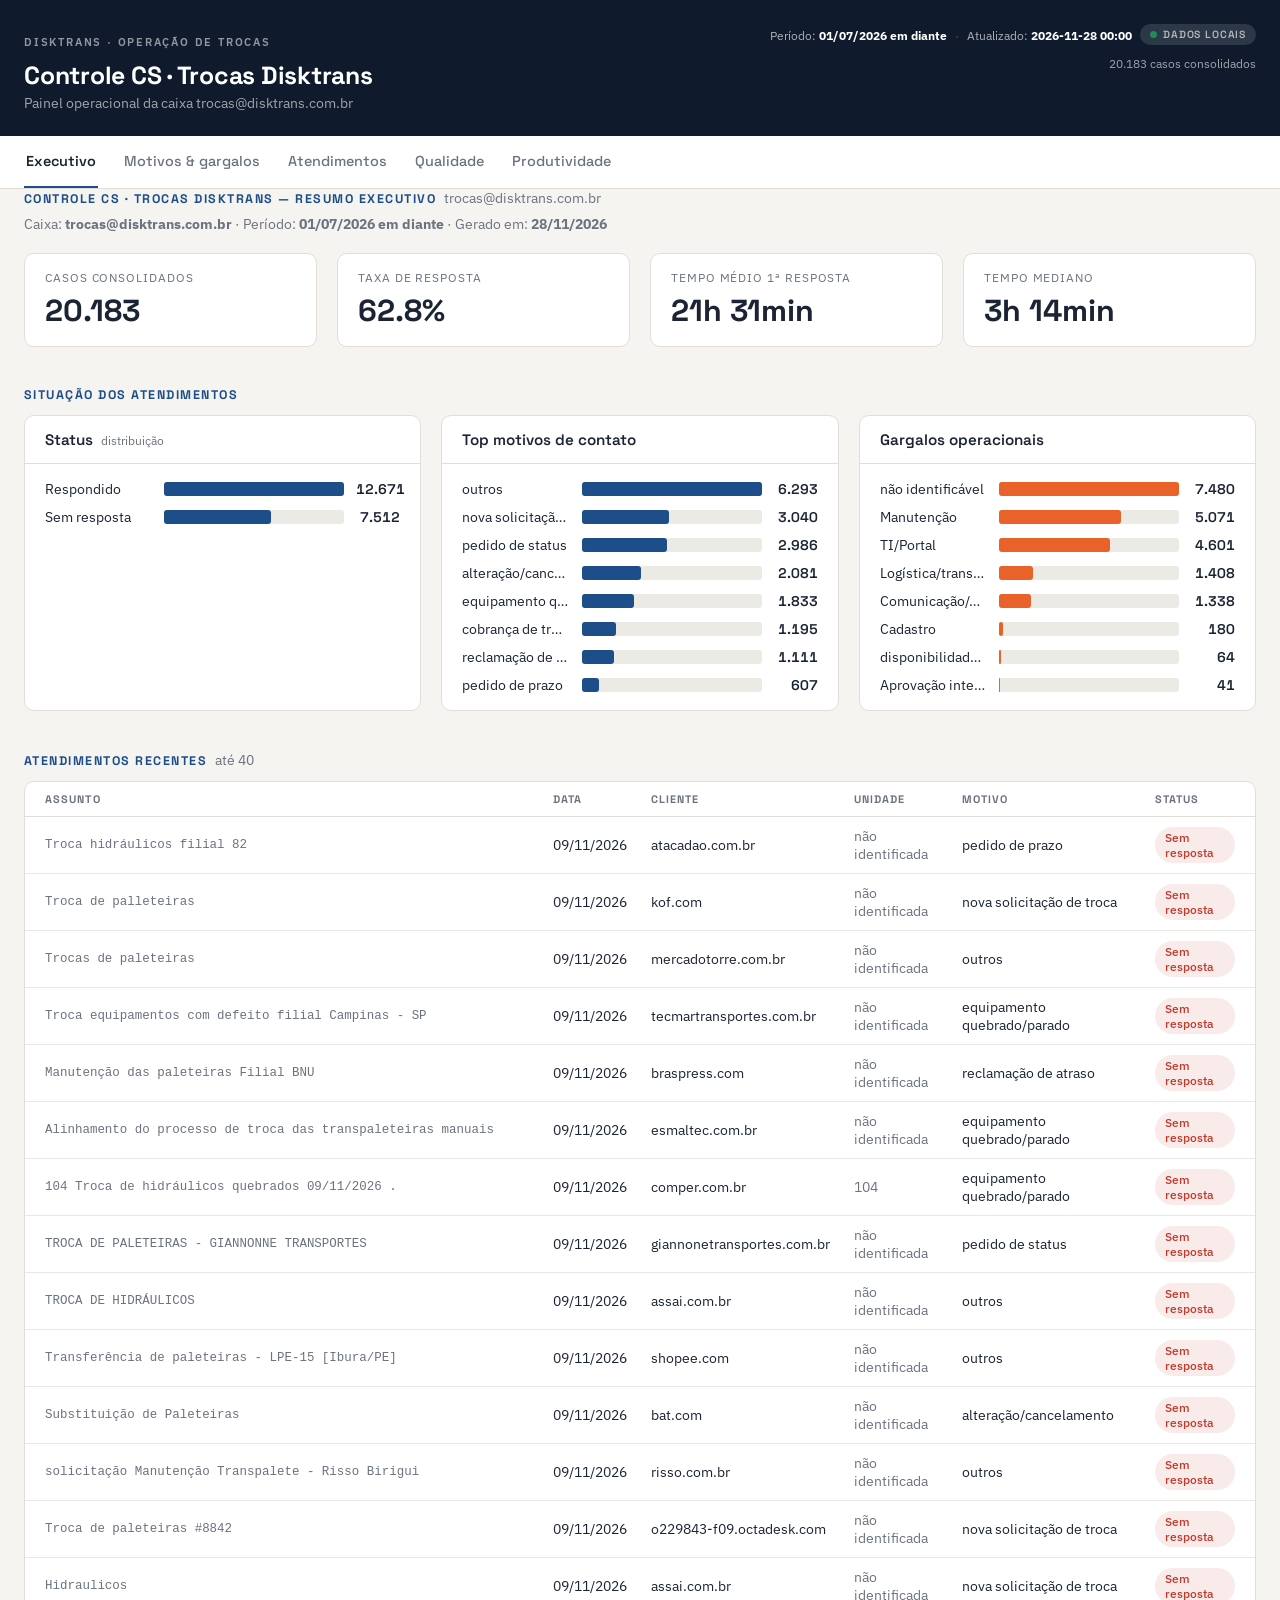
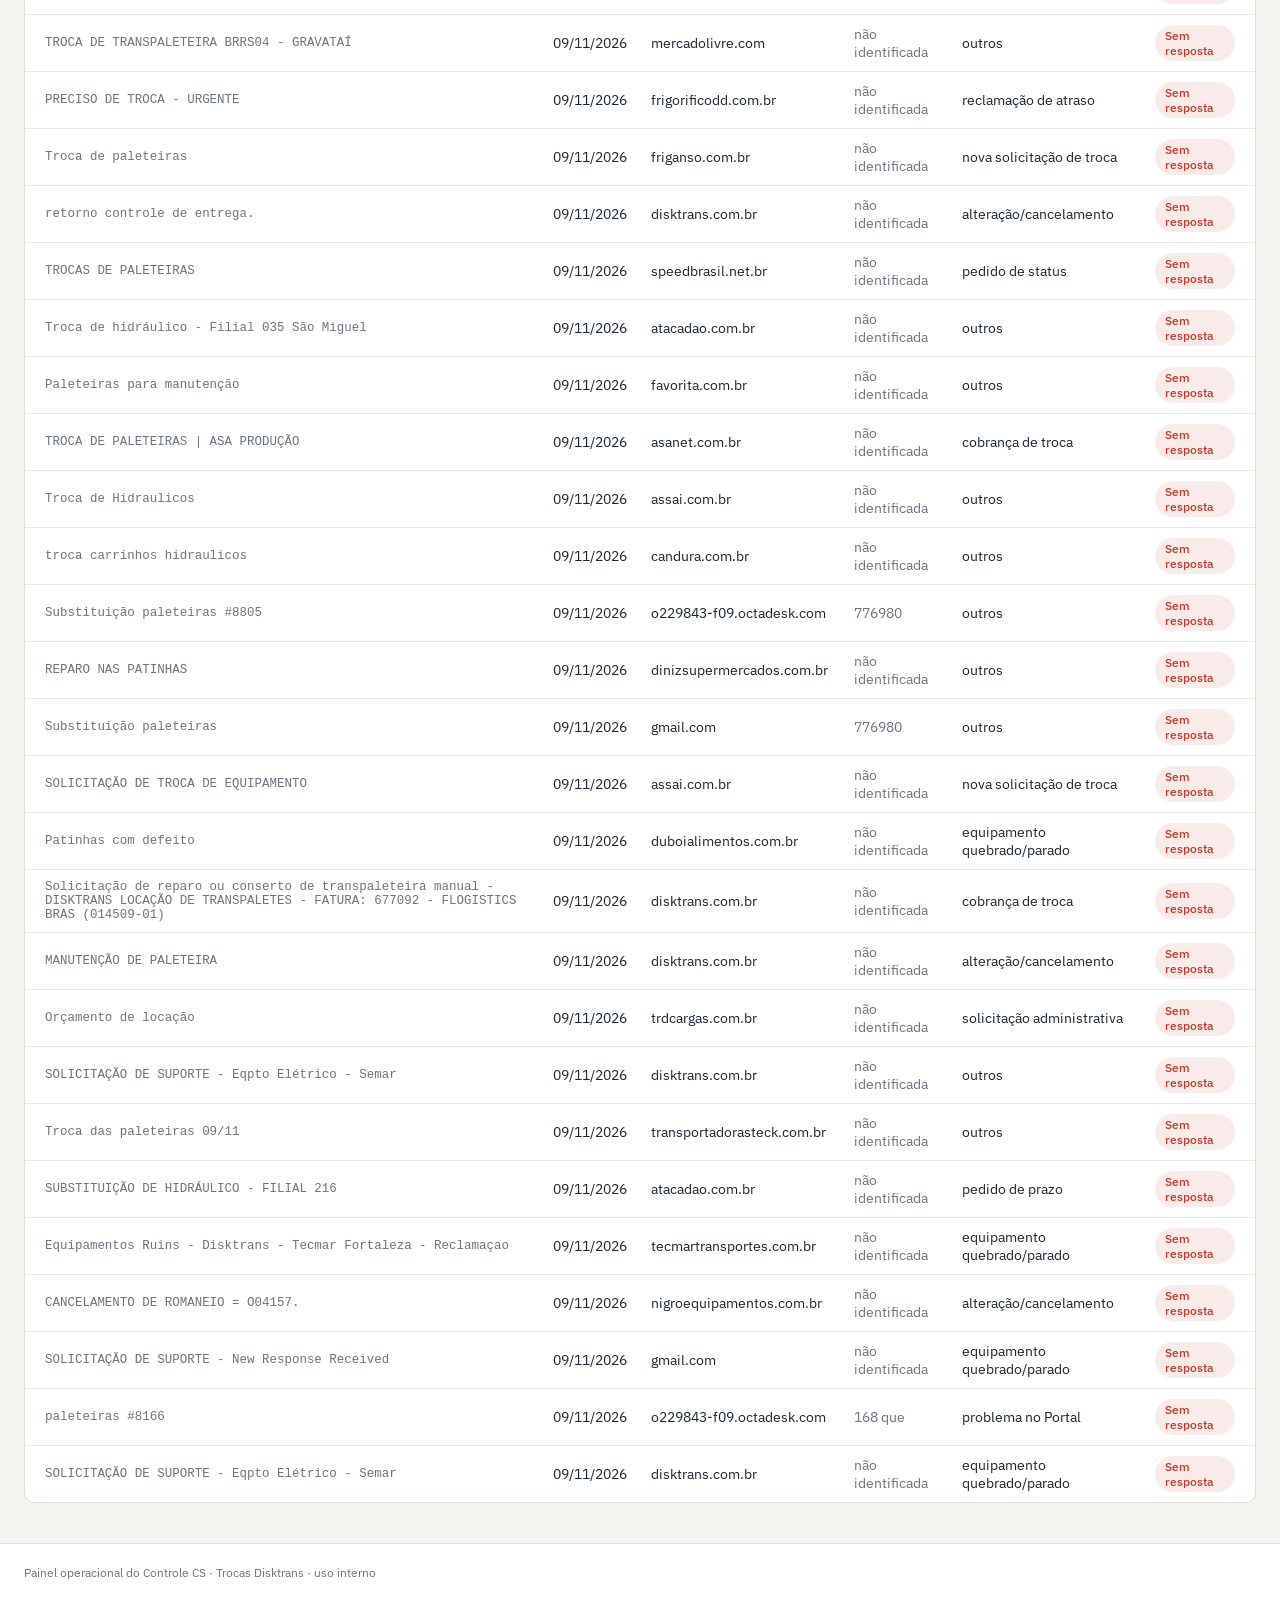
<file: painel.html>
<!DOCTYPE html>
<html lang="pt-BR">
<head>
<meta charset="utf-8" />
<meta name="viewport" content="width=device-width, initial-scale=1" />
<title>Controle CS · Trocas Disktrans — Painel operacional</title>
<link rel="preconnect" href="https://fonts.googleapis.com" />
<link rel="preconnect" href="https://fonts.gstatic.com" crossorigin />
<link href="https://fonts.googleapis.com/css2?family=Space+Grotesk:wght@500;600;700&family=IBM+Plex+Sans:wght@400;500;600&display=swap" rel="stylesheet" />
<style>
:root{
  --navy:#0f1b2d; --navy-2:#16273f; --bg:#f6f4f0; --card:#ffffff; --border:#e2ded7;
  --fg:#1b2434; --muted:#6b7280; --primary:#1d4e89; --accent:#e8622a; --accent-soft:#fdefe6;
  --ok:#1f8a5a; --danger:#c0392b; --sec:#eceae5;
  --c1:#1d4e89; --c2:#e8622a; --c3:#1f8a5a; --c4:#8b5cf6; --c5:#0e7490; --c6:#b45309;
}
*{box-sizing:border-box}
body{margin:0;background:var(--bg);color:var(--fg);font-family:"IBM Plex Sans",system-ui,sans-serif;font-size:15px}
h1,h2,h3,.disp{font-family:"Space Grotesk","IBM Plex Sans",sans-serif}
.wrap{max-width:1400px;margin:0 auto;padding:0 24px}
header.top{background:var(--navy);color:#fff}
.top-in{display:flex;flex-wrap:wrap;gap:24px;justify-content:space-between;padding:24px}
.brand{font-size:.7rem;font-weight:600;letter-spacing:.16em;color:rgba(255,255,255,.55)}
h1{margin:4px 0 2px;font-size:1.55rem;letter-spacing:-.01em}
.sub{color:rgba(255,255,255,.6);font-size:.9rem;margin:0}
.metaline{display:flex;flex-wrap:wrap;gap:8px;align-items:center;font-size:.78rem;color:rgba(255,255,255,.65)}
.metaline strong{color:#fff}
.pill{border-radius:999px;padding:4px 10px;font-size:.65rem;font-weight:600;letter-spacing:.08em;font-family:"Space Grotesk",sans-serif}
.pill-live{background:rgba(255,255,255,.12)}.pill-live .dot{display:inline-block;width:7px;height:7px;border-radius:50%;background:var(--ok);margin-right:6px}
.pill-demo{background:var(--accent);color:#fff}
nav.tabs{background:var(--card);border-bottom:1px solid var(--border)}
.tabs-in{display:flex;gap:24px;overflow-x:auto}
.tab{background:none;border:0;border-bottom:2px solid transparent;padding:16px 2px;font-family:"Space Grotesk",sans-serif;font-size:.9rem;font-weight:500;color:var(--muted);cursor:pointer;white-space:nowrap}
.tab.on{color:var(--fg);font-weight:600;border-color:var(--primary)}
main{padding:32px 24px 48px}
.section{margin-bottom:40px}
.kicker{font-family:"Space Grotesk",sans-serif;font-size:.78rem;font-weight:700;letter-spacing:.12em;text-transform:uppercase;color:var(--primary);margin:0}
.hint{color:var(--muted);font-size:.86rem}
.head{display:flex;flex-wrap:wrap;align-items:baseline;gap:8px;margin-bottom:12px}
.grid{display:grid;gap:20px}
@media(min-width:720px){.g2{grid-template-columns:1fr 1fr}.g4{grid-template-columns:1fr 1fr}}
@media(min-width:1024px){.g3{grid-template-columns:repeat(3,1fr)}.g4{grid-template-columns:repeat(4,1fr)}}
.panel{background:var(--card);border:1px solid var(--border);border-radius:10px;display:flex;flex-direction:column;overflow:hidden}
.panel>header{display:flex;flex-wrap:wrap;gap:8px;align-items:baseline;padding:14px 20px;border-bottom:1px solid var(--border)}
.panel>header h3{margin:0;font-size:.95rem;font-weight:600}
.panel>header .hint{font-size:.75rem}
.body{padding:16px 20px;flex:1}.body.flush{padding:0}
.kpi p.l{margin:0;font-size:.72rem;text-transform:uppercase;letter-spacing:.08em;color:var(--muted)}
.kpi p.v{margin:6px 0 0;font-family:"Space Grotesk",sans-serif;font-size:1.9rem;font-weight:700}
ul.bars{list-style:none;margin:0;padding:0;display:flex;flex-direction:column;gap:10px}
ul.bars li{display:grid;grid-template-columns:minmax(0,1fr) 44px;gap:12px;align-items:center;font-size:.88rem}
@media(min-width:640px){ul.bars li{grid-template-columns:minmax(0,1fr) 180px 44px}}
ul.bars .lb{overflow:hidden;text-overflow:ellipsis;white-space:nowrap}
ul.bars .tr{display:none;height:14px;border-radius:3px;background:var(--sec)}
@media(min-width:640px){ul.bars .tr{display:block}}
ul.bars .fl{display:block;height:100%;border-radius:3px;background:var(--primary)}
ul.bars .vl{text-align:right;font-family:"Space Grotesk",sans-serif;font-weight:600;font-variant-numeric:tabular-nums}
table{width:100%;border-collapse:collapse;font-size:.88rem}
thead th{text-align:left;font-family:"Space Grotesk",sans-serif;font-size:.68rem;text-transform:uppercase;letter-spacing:.1em;color:var(--muted);padding:10px 12px;border-bottom:1px solid var(--border)}
tbody td{padding:10px 12px;border-bottom:1px solid rgba(226,222,215,.7)}
tbody tr:last-child td{border-bottom:0}
th:first-child,td:first-child{padding-left:20px}th:last-child,td:last-child{padding-right:20px}
.num{text-align:right;font-variant-numeric:tabular-nums}
.scroll{overflow-x:auto}
.badge{display:inline-block;border-radius:999px;padding:3px 10px;font-size:.75rem;font-weight:500;background:var(--sec);color:var(--fg)}
.badge.ok{background:rgba(31,138,90,.12);color:var(--ok)}
.badge.warn{background:var(--accent-soft);color:var(--accent)}
.badge.bad{background:rgba(192,57,43,.1);color:var(--danger)}
.chips{display:flex;flex-wrap:wrap;gap:8px;margin-bottom:12px}
.chip{border-radius:999px;border:1px solid var(--border);background:var(--card);color:var(--muted);padding:6px 12px;font-size:.75rem;cursor:pointer}
.chip.on{background:var(--primary);border-color:var(--primary);color:#fff;font-weight:600}
input.search{width:100%;max-width:340px;padding:9px 12px;border:1px solid var(--border);border-radius:8px;font:inherit;font-size:.88rem;background:var(--card)}
.split{display:flex;height:56px;border-radius:8px;overflow:hidden}
.split div{display:flex;align-items:center;justify-content:center;font-family:"Space Grotesk",sans-serif;font-weight:600;color:#fff}
.legend{display:flex;flex-wrap:wrap;gap:20px;margin-top:20px;font-size:.86rem;color:var(--muted)}
.legend i{display:inline-block;width:12px;height:12px;border-radius:3px;margin-right:6px;vertical-align:-1px}
.state{padding:36px 0;text-align:center;color:var(--muted);font-size:.9rem}
code{font-family:ui-monospace,SFMono-Regular,Menlo,monospace;font-size:.85em}
.banner{background:var(--accent-soft);border-bottom:1px solid #f6d9c6;color:#b4511f;font-size:.88rem}
.banner .wrap{display:flex;flex-wrap:wrap;gap:12px;align-items:center;padding:12px 24px}
footer{border-top:1px solid var(--border);background:var(--card);color:var(--muted);font-size:.78rem}
footer .wrap{padding:20px 24px}
svg.chart{width:100%;height:340px;display:block}
.mini{font-size:.72rem;fill:var(--muted)}
.lgd{display:flex;flex-wrap:wrap;gap:14px;justify-content:center;font-size:.78rem;color:var(--muted);padding-top:10px}
</style>
</head>
<body>
<header class="top">
  <div class="wrap top-in">
    <div>
      <p class="brand">DISKTRANS · OPERAÇÃO DE TROCAS</p>
      <h1>Controle CS · Trocas Disktrans</h1>
      <p class="sub">Painel operacional da caixa trocas@disktrans.com.br</p>
    </div>
    <div style="text-align:right">
      <div class="metaline" style="justify-content:flex-end">
        <span>Período: <strong id="m-periodo">—</strong></span><span style="opacity:.4">·</span>
        <span>Atualizado: <strong id="m-gerado">—</strong></span>
        <span class="pill pill-live"><span class="dot"></span>DADOS LOCAIS</span>
        <span class="pill pill-demo" id="m-modo" hidden>MODO DEMONSTRAÇÃO</span>
      </div>
      <p class="sub" style="margin-top:10px;font-size:.78rem"><span id="m-casos">0</span> casos consolidados</p>
    </div>
  </div>
</header>

<nav class="tabs"><div class="wrap tabs-in" id="tabs"></div></nav>
<div class="banner" id="banner" hidden><div class="wrap">Não foi possível ler <code>saida/dashboard_data.json</code>. Rode <code>python gerar_dashboard_data.py</code> (ou <code>abrir_dashboard.bat</code>) para gerar os dados reais.</div></div>

<main class="wrap" id="view"><div class="state">Carregando dados…</div></main>

<footer><div class="wrap">Painel operacional do Controle CS · Trocas Disktrans · uso interno</div></footer>

<script>
const TABS=[["executivo","Executivo"],["motivos","Motivos & gargalos"],["atendimentos","Atendimentos"],["qualidade","Qualidade"],["produtividade","Produtividade"]];
const $=(s,r=document)=>r.querySelector(s);
const esc=s=>String(s==null?"":s).replace(/[&<>"]/g,c=>({"&":"&amp;","<":"&lt;",">":"&gt;",'"':"&quot;"}[c]));
const nf=n=>(n==null?"—":Number(n).toLocaleString("pt-BR"));
let DATA=null, tab=(new URLSearchParams(location.search).get("tab")||"executivo"), fGargalo="Todos", fAssunto="";

function bars(items,color){
  if(!items||!items.length) return '<p class="state">Sem dados.</p>';
  const max=Math.max(...items.map(i=>i.value),1);
  return '<ul class="bars">'+items.map(i=>`<li><span class="lb">${esc(i.label)}</span><span class="tr"><span class="fl" style="width:${(i.value/max*100).toFixed(1)}%${color?";background:"+color:""}"></span></span><span class="vl">${nf(i.value)}</span></li>`).join("")+"</ul>";
}
function panel(title,hint,body,flush){
  return `<section class="panel">${title?`<header><h3>${esc(title)}</h3>${hint?`<span class="hint">${esc(hint)}</span>`:""}</header>`:""}<div class="body${flush?" flush":""}">${body}</div></section>`;
}
function head(t,h){return `<div class="head"><h2 class="kicker">${esc(t)}</h2>${h?`<span class="hint">${esc(h)}</span>`:""}</div>`;}
function counts(arr,key){const m=new Map();(arr||[]).forEach(x=>{const k=(x[key]??"não identificado")||"não identificado";m.set(k,(m.get(k)||0)+1)});return [...m].map(([label,value])=>({label,value})).sort((a,b)=>b.value-a.value);}
function statusBadge(s){const k=/conclu/i.test(s)?"ok":/sem resposta/i.test(s)?"bad":/aguard/i.test(s)?"warn":"";return `<span class="badge ${k}">${esc(s)}</span>`;}
function fmtData(d){if(!d)return "—";const p=String(d).slice(0,10).split("-");return p.length===3?`${p[2]}/${p[1]}/${p[0]}`:d;}

function groupedChart(rows,keys,colors){
  const W=1000,H=340,PL=44,PR=10,PT=12,PB=64,iw=W-PL-PR,ih=H-PT-PB;
  const max=Math.max(1,...rows.map(r=>keys.reduce((s,k)=>s+(r[k]||0),0)));
  const bw=iw/Math.max(rows.length,1);
  let g="";
  for(let t=0;t<=4;t++){const y=PT+ih-ih*t/4;g+=`<line x1="${PL}" x2="${W-PR}" y1="${y}" y2="${y}" stroke="var(--border)" stroke-dasharray="3 3"/><text class="mini" x="${PL-8}" y="${y+4}" text-anchor="end">${Math.round(max*t/4)}</text>`;}
  rows.forEach((r,i)=>{
    let acc=0;const x=PL+i*bw+bw*0.2,w=bw*0.6;
    keys.forEach((k,j)=>{const v=r[k]||0;if(!v)return;const h=ih*v/max;acc+=h;g+=`<rect x="${x}" y="${PT+ih-acc}" width="${w}" height="${h}" fill="${colors[j%colors.length]}"><title>${esc(r.label)} · ${esc(k)}: ${v}</title></rect>`;});
    g+=`<text class="mini" x="${x+w/2}" y="${PT+ih+16}" text-anchor="middle" transform="rotate(35 ${x+w/2} ${PT+ih+18})">${esc(r.label)}</text>`;
  });
  return `<svg class="chart" viewBox="0 0 ${W} ${H}" preserveAspectRatio="none">${g}</svg><div class="lgd">${keys.map((k,j)=>`<span><i style="display:inline-block;width:12px;height:12px;border-radius:3px;background:${colors[j%colors.length]};margin-right:6px"></i>${esc(k)}</span>`).join("")}</div>`;
}
function hbar(items,color){
  if(!items.length) return '<p class="state">Sem dados.</p>';
  const max=Math.max(...items.map(i=>i.value),1),rh=30,H=items.length*rh+16,W=1000,PL=300;
  let g="";
  items.forEach((it,i)=>{const y=8+i*rh,w=(W-PL-40)*it.value/max;
    g+=`<text class="mini" x="${PL-12}" y="${y+18}" text-anchor="end">${esc(it.label.length>44?it.label.slice(0,42)+"…":it.label)}</text><rect x="${PL}" y="${y+6}" width="${Math.max(w,2)}" height="16" rx="3" fill="${color}"/><text class="mini" x="${PL+Math.max(w,2)+8}" y="${y+19}">${it.value}</text>`;});
  return `<svg class="chart" style="height:${H}px" viewBox="0 0 ${W} ${H}">${g}</svg>`;
}

/* ---------- abas ---------- */
function viewExecutivo(){
  const k=DATA.kpis||{},casos=DATA.casos||[];
  const kpis=[["Casos consolidados",nf(k.casos)],["Taxa de resposta",(k.taxa_resposta??"—")+"%"],["Tempo médio 1ª resposta",k.tempo_medio_legivel||"—"],["Tempo mediano",k.tempo_mediano_legivel||"—"]];
  return head("Controle CS · Trocas Disktrans — Resumo executivo",DATA.meta&&DATA.meta.caixa)
   +`<p class="hint" style="margin:-4px 0 20px">Caixa: <strong>${esc((DATA.meta||{}).caixa||"—")}</strong> · Período: <strong>${esc((DATA.meta||{}).periodo||"—")}</strong> · Gerado em: <strong>${esc(fmtData((DATA.meta||{}).gerado_em))}</strong></p>`
   +`<div class="grid g4 section">${kpis.map(([l,v])=>`<section class="panel"><div class="body kpi"><p class="l">${l}</p><p class="v">${v}</p></div></section>`).join("")}</div>`
   +`<div class="section">${head("Situação dos atendimentos")}<div class="grid g3">
      ${panel("Status","distribuição",bars(counts(casos,"status")))}
      ${panel("Top motivos de contato","",bars((DATA.motivos||[]).slice(0,8)))}
      ${panel("Gargalos operacionais","",bars((DATA.gargalos||[]).slice(0,8),"var(--accent)"))}
     </div></div>`
   +`<div class="section">${head("Atendimentos recentes","até 40")}${panel("","",tabelaCasos(casos.slice().sort((a,b)=>String(b.data).localeCompare(String(a.data))).slice(0,40)),true)}</div>`;
}
function tabelaCasos(rows){
  if(!rows.length) return '<p class="state">Sem atendimentos.</p>';
  return `<div class="scroll"><table><thead><tr><th>Assunto</th><th>Data</th><th>Cliente</th><th>Unidade</th><th>Motivo</th><th>Status</th></tr></thead><tbody>${rows.map(c=>`<tr><td style="font-family:monospace;font-size:.78rem;color:var(--muted)">${esc(c.assunto)}</td><td class="num" style="text-align:left">${fmtData(c.data)}</td><td>${esc(c.cliente)}</td><td style="color:var(--muted)">${esc(c.unidade)}</td><td>${esc(c.motivo)}</td><td>${statusBadge(c.status)}</td></tr>`).join("")}</tbody></table></div>`;
}
function viewMotivos(){
  const casos=DATA.casos||[],motivos=DATA.motivos||[],garg=DATA.gargalos||[];
  const sub=counts(casos.map(c=>({k:`${c.motivo} · ${c.gargalo}`})),"k").slice(0,12);
  const total=casos.length||1;
  const top6=motivos.slice(0,6).map(m=>m.label);
  const semanas=new Map();
  casos.forEach(c=>{const d=new Date(c.data);if(isNaN(d))return;const on=new Date(d);on.setDate(d.getDate()-((d.getDay()+6)%7));const lb=`${String(on.getDate()).padStart(2,"0")}/${String(on.getMonth()+1).padStart(2,"0")}`;
    const key=on.toISOString().slice(0,10);
    if(!semanas.has(key))semanas.set(key,{label:lb});const r=semanas.get(key);if(top6.includes(c.motivo))r[c.motivo]=(r[c.motivo]||0)+1;});
  const serie=[...semanas.entries()].sort((a,b)=>a[0].localeCompare(b[0])).map(e=>e[1]).slice(-16);
  const gf=fGargalo==="Todos"?garg:garg.filter(g=>g.label===fGargalo);
  return head("Por que o cliente contata","motivos e submotivos mais frequentes")
  +`<div class="grid g2 section">
     ${panel("Top motivos de contato","ranking de incidência",bars(motivos.slice(0,12)))}
     ${panel("Submotivos","motivo · gargalo",`<div class="scroll"><table><thead><tr><th>Submotivo</th><th class="num">Casos</th><th class="num">%</th></tr></thead><tbody>${sub.map(s=>`<tr><td>${esc(s.label)}</td><td class="num">${s.value}</td><td class="num" style="color:var(--muted)">${(s.value/total*100).toFixed(1).replace(".",",")}%</td></tr>`).join("")}</tbody></table></div>`,true)}
   </div>`
  +`<div class="section">${head("Evolução semanal por motivo","top 6 motivos")}${panel("Casos por semana e motivo","",serie.length?groupedChart(serie,top6,["var(--c1)","var(--c2)","var(--c3)","var(--c4)","var(--c5)","var(--c6)"]):'<p class="state">Sem dados de período.</p>')}</div>`
  +`<div class="section">${head("Incidência","clientes e unidades")}<div class="grid g2">
     ${panel("Clientes com maior incidência","",bars((DATA.clientes||[]).slice(0,10)))}
     ${panel("Unidades com maior incidência","",bars((DATA.unidades||[]).slice(0,10)))}
   </div></div>`
  +`<div class="section">${head("Principais gargalos operacionais","classificados por categoria")}
     <div class="chips">${["Todos",...garg.map(g=>g.label)].map(c=>`<button class="chip${c===fGargalo?" on":""}" data-garg="${esc(c)}">${esc(c)}</button>`).join("")}</div>
     ${panel("","",bars(gf))}</div>`;
}
function viewAtendimentos(){
  const casos=DATA.casos||[];
  return head("Atendimentos","volume por cliente e unidade")
  +`<div class="grid g2 section">${panel("Atendimentos por cliente","",bars((DATA.clientes||[]).slice(0,10)))}${panel("Atendimentos por unidade","",bars((DATA.unidades||[]).slice(0,10)))}</div>`
  +`<div class="section">${head("Volume por dia da semana e horário")}<div class="grid g2">
     ${panel("Por dia da semana","",bars((DATA.volume&&DATA.volume.dia_semana||[]).map(d=>({label:d.day,value:d.value}))))}
     ${panel("Por horário","",bars((DATA.volume&&DATA.volume.hora||[]).slice().sort((a,b)=>String(a.hour).localeCompare(String(b.hour))).map(d=>({label:d.hour,value:d.value}))))}
   </div></div>`
  +`<div class="section">${head("Últimos atendimentos","60 mais recentes")}${panel("","",tabelaCasos(casos.slice().sort((a,b)=>String(b.data).localeCompare(String(a.data))).slice(0,60)),true)}</div>`;
}
function viewQualidade(){
  const casos=DATA.casos||[],k=DATA.kpis||{};
  const recl=casos.filter(c=>/sim/i.test(String(c.reclamacao)));
  const reclMotivos=counts(recl,"motivo");
  const evit=Number(k.evitaveis||casos.filter(c=>/sim/i.test(String(c.evitavel))).length);
  const total=casos.length||1,nec=total-evit;
  const notas=casos.map(c=>Number(c.qualidade)).filter(n=>!isNaN(n)&&n>0);
  const media=notas.length?(notas.reduce((a,b)=>a+b,0)/notas.length):null;
  const dist=[1,2,3,4,5].map(n=>({label:`Nota ${n}`,value:notas.filter(x=>Math.round(x)===n).length}));
  const kpis=[["Nota média de qualidade",media?media.toFixed(2).replace(".",","):"—"],["Casos com reclamação",nf(recl.length)],["Contatos evitáveis",nf(evit)],["Casos com cobrança do cliente",nf(k.cobranca)]];
  return head("Qualidade","reclamações, notas e contatos evitáveis")
  +`<div class="grid g4 section">${kpis.map(([l,v])=>`<section class="panel"><div class="body kpi"><p class="l">${l}</p><p class="v">${v}</p></div></section>`).join("")}</div>`
  +`<div class="grid g2 section">
     ${panel("Motivos de reclamação","casos marcados como reclamação",bars(reclMotivos.slice(0,12),"var(--danger)"))}
     ${panel("Distribuição das notas de qualidade","escala 1 a 5",bars(dist,"var(--c3)"))}
   </div>`
  +`<div class="section">${panel("Contatos necessários × potencialmente evitáveis",`${evit} evitáveis de ${total}`,
     `<div class="split"><div style="width:${(nec/total*100).toFixed(1)}%;background:var(--primary)">${nec}</div><div style="width:${(evit/total*100).toFixed(1)}%;background:var(--accent)">${evit}</div></div>
      <div class="legend"><span><i style="background:var(--primary)"></i>Necessários · <strong>${nec}</strong></span><span><i style="background:var(--accent)"></i>Potencialmente evitáveis · <strong>${evit}</strong></span></div>`)}
   </div>`
  +`<div class="section">${head("Tempo de resposta","percentis em minutos")}<div class="grid g4">
     ${[["Médio",k.tempo_medio_legivel],["Mediano",k.tempo_mediano_legivel],["P90",k.p90!=null?Math.round(k.p90)+" min":"—"],["P95",k.p95!=null?Math.round(k.p95)+" min":"—"]].map(([l,v])=>`<section class="panel"><div class="body kpi"><p class="l">${l}</p><p class="v" style="font-size:1.4rem">${esc(v||"—")}</p></div></section>`).join("")}
   </div></div>`;
}
function viewProdutividade(){
  const casos=DATA.casos||[],k=DATA.kpis||{};
  const m=new Map();
  casos.forEach(c=>{const a=(c.assunto||"(sem assunto)").trim()||"(sem assunto)";
    if(!m.has(a))m.set(a,{assunto:a,conversas:0,recebidos:0,respondidas:0,semResposta:0});
    const r=m.get(a);r.conversas++;r.recebidos+=Number(c.interacoes||1)||1;
    if(/respondido|conclu/i.test(String(c.status)))r.respondidas++;else r.semResposta++;});
  let rows=[...m.values()].sort((a,b)=>b.conversas-a.conversas);
  const q=fAssunto.trim().toLowerCase();
  const fr=q?rows.filter(r=>r.assunto.toLowerCase().includes(q)):rows;
  const t=fr.reduce((a,r)=>({conversas:a.conversas+r.conversas,recebidos:a.recebidos+r.recebidos,respondidas:a.respondidas+r.respondidas,semResposta:a.semResposta+r.semResposta}),{conversas:0,recebidos:0,respondidas:0,semResposta:0});
  const kpis=[["Conversas",t.conversas],["E-mails recebidos",q?t.recebidos:(k.recebidos??t.recebidos)],["Respondidas",t.respondidas],["Sem resposta",t.semResposta]];
  const body=!rows.length?panel("Sem dados","","<p class=\"state\">O arquivo foi lido, mas não há assuntos para consolidar.</p>")
   :`<div class="grid g4 section">${kpis.map(([l,v])=>`<section class="panel"><div class="body kpi"><p class="l">${l}</p><p class="v">${nf(v)}</p></div></section>`).join("")}</div>
     <div class="section" style="margin-bottom:16px"><input class="search" id="fassunto" placeholder="Filtrar por assunto…" value="${esc(fAssunto)}" /></div>
     ${!fr.length?panel("Nenhum assunto encontrado","","<p class=\"state\">Ajuste o filtro para ver os assuntos consolidados.</p>")
     :`<div class="section">${panel("Assuntos de maior volume","top 10 por conversas",hbar(fr.slice(0,10).map(r=>({label:r.assunto,value:r.conversas})),"var(--c1)"))}</div>
       <div class="section">${panel("Assuntos consolidados",`${fr.length} assuntos`,`<div class="scroll"><table><thead><tr><th>Assunto</th><th class="num">Conversas</th><th class="num">Recebidos</th><th class="num">Respondidas</th><th class="num">Sem resposta</th></tr></thead><tbody>${fr.map(r=>`<tr><td>${esc(r.assunto)}</td><td class="num">${nf(r.conversas)}</td><td class="num">${nf(r.recebidos)}</td><td class="num">${nf(r.respondidas)}</td><td class="num">${nf(r.semResposta)}</td></tr>`).join("")}</tbody></table></div>`,true)}</div>`}`;
  return head("Produtividade","assuntos consolidados da caixa de entrada")+body;
}

function render(){
  $("#tabs").innerHTML=TABS.map(([id,l])=>`<button class="tab${id===tab?" on":""}" data-tab="${id}">${l}</button>`).join("");
  const v=$("#view");
  if(!DATA){v.innerHTML='<div class="state">Sem dados para exibir.</div>';return;}
  v.innerHTML=({executivo:viewExecutivo,motivos:viewMotivos,atendimentos:viewAtendimentos,qualidade:viewQualidade,produtividade:viewProdutividade}[tab]||viewExecutivo)();
  const f=$("#fassunto");
  if(f){f.addEventListener("input",e=>{fAssunto=e.target.value;render();setTimeout(()=>{const n=$("#fassunto");if(n){n.focus();n.setSelectionRange(n.value.length,n.value.length);}},0);});}
}
document.addEventListener("click",e=>{
  const t=e.target.closest("[data-tab]");
  if(t){tab=t.dataset.tab;history.replaceState(null,"","?tab="+tab);render();return;}
  const g=e.target.closest("[data-garg]");
  if(g){fGargalo=g.dataset.garg;render();}
});

fetch("saida/dashboard_data.json",{cache:"no-store"}).then(r=>r.ok?r.json():Promise.reject()).then(d=>{
  DATA=d;
  const meta=d.meta||{},k=d.kpis||{};
  $("#m-periodo").textContent=meta.periodo||"—";
  $("#m-gerado").textContent=(meta.gerado_em||"").replace("T"," ").slice(0,16)||"—";
  $("#m-casos").textContent=nf(k.casos||(d.casos||[]).length);
  render();
}).catch(()=>{
  $("#banner").hidden=false;
  $("#view").innerHTML='<div class="state">Nenhum dado carregado. Gere o arquivo <code>saida/dashboard_data.json</code> e recarregue a página.<br/>Abra o painel pelo <code>abrir_dashboard.bat</code> para que o navegador consiga ler o arquivo.</div>';
  $("#tabs").innerHTML=TABS.map(([id,l])=>`<button class="tab${id===tab?" on":""}" data-tab="${id}">${l}</button>`).join("");
});
</script>
</body>
</html>
</file>
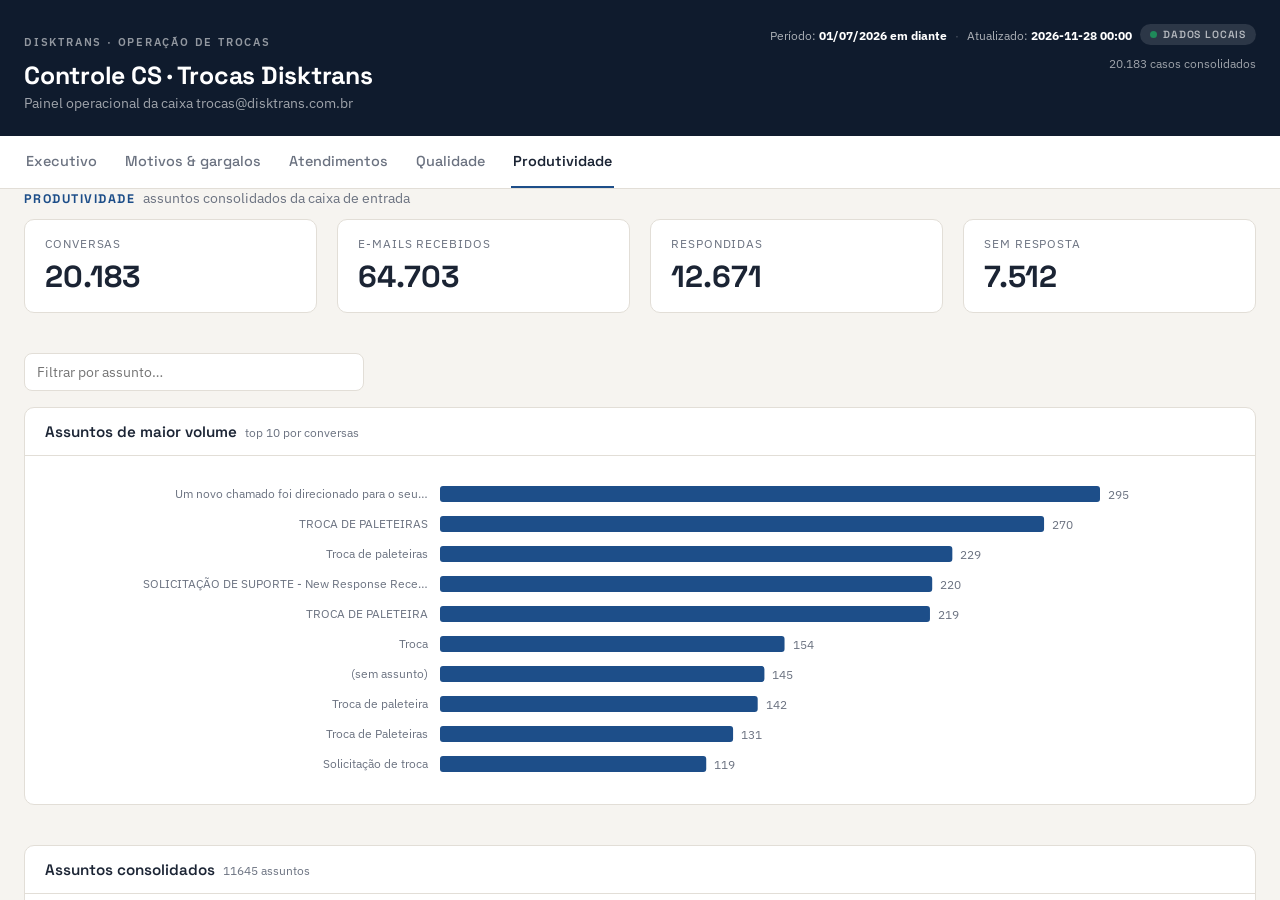
<file: produtividade.html>
<!DOCTYPE html><meta charset="utf-8"><title>Produtividade</title><meta http-equiv="refresh" content="0;url=painel.html?tab=produtividade"><p>Redirecionando para o <a href="painel.html?tab=produtividade">painel completo</a>…</p>
</file>
